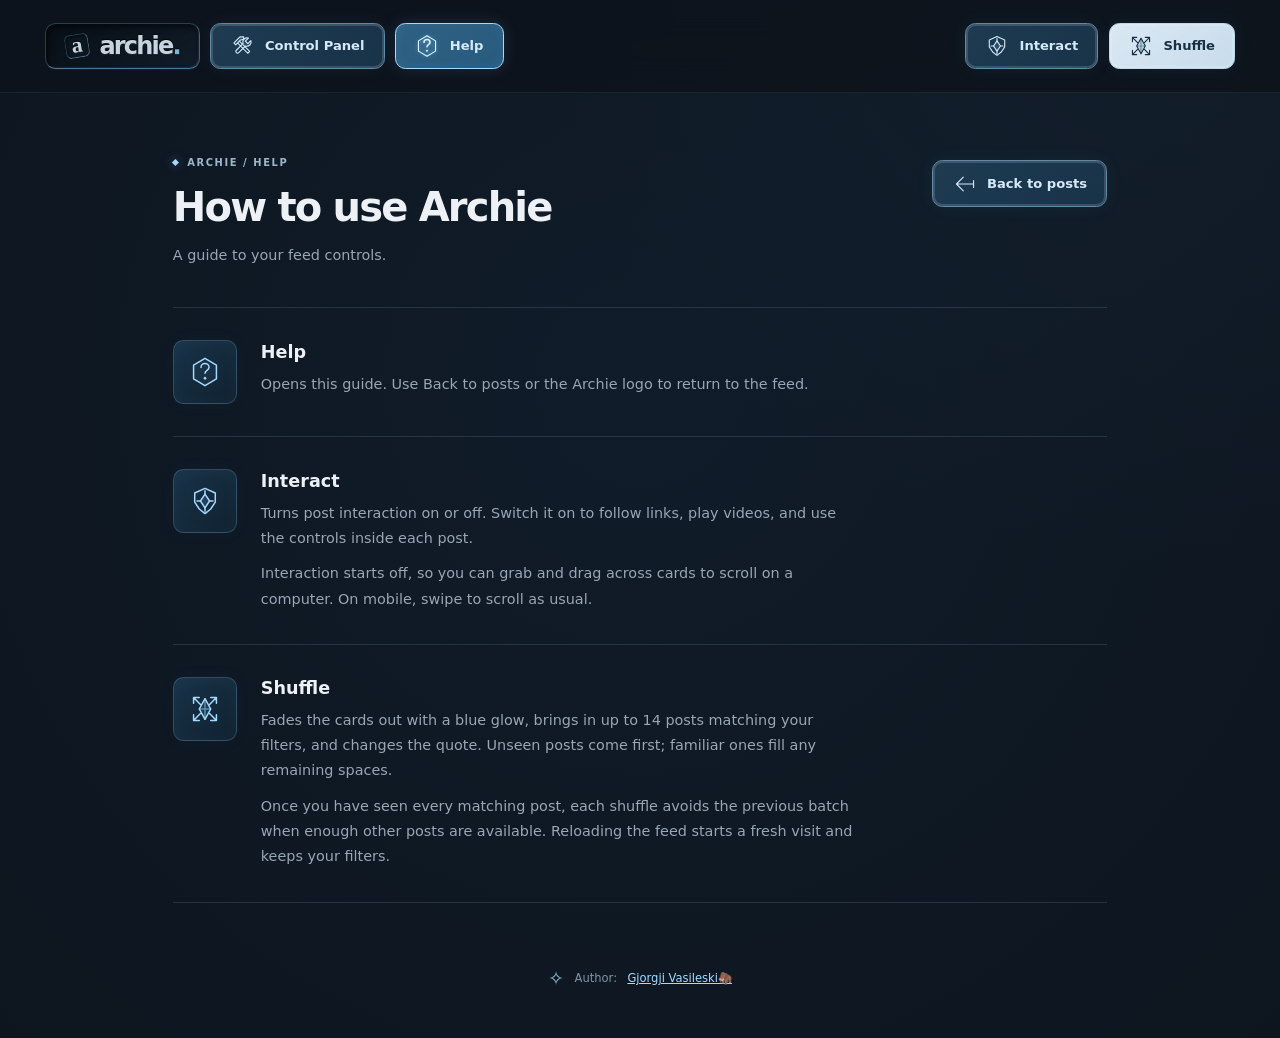
<file: Sites/help.html>
<!doctype html>
<html lang="en">
<head>
  <meta charset="utf-8">
  <meta name="viewport" content="width=device-width, initial-scale=1">
  <meta name="color-scheme" content="dark light">
  <meta name="theme-color" content="#0d141d">
  <meta name="description" content="A little guidance on Archie's Help, Interact, and Shuffle controls.">
  <title>Help — Archie</title>
  <link rel="canonical" href="https://aggregate.mk/Sites/help.html">
  <meta property="og:type" content="website">
  <meta property="og:site_name" content="Archie">
  <meta property="og:title" content="Help — Archie">
  <meta property="og:description" content="A little guidance on Archie's Help, Interact, and Shuffle controls.">
  <meta property="og:url" content="https://aggregate.mk/Sites/help.html">
  <meta property="og:image" content="https://aggregate.mk/Images/archie-preview.png">
  <meta property="og:image:type" content="image/png">
  <meta property="og:image:width" content="1200">
  <meta property="og:image:height" content="630">
  <meta property="og:image:alt" content="Archie — A different perspective. A screenshot of native social posts beside the Archie wordmark.">
  <meta name="twitter:card" content="summary_large_image">
  <meta name="twitter:title" content="Help — Archie">
  <meta name="twitter:description" content="A little guidance on Archie's Help, Interact, and Shuffle controls.">
  <meta name="twitter:image" content="https://aggregate.mk/Images/archie-preview.png">
  <meta name="twitter:image:alt" content="Archie — A different perspective. A screenshot of native social posts beside the Archie wordmark.">
  <link rel="icon" href="../Buttons/favicon.svg">
  <link rel="stylesheet" href="../styles.css?v=buttons-20261029">
  <link rel="stylesheet" href="../Buttons/buttons.css?v=tools-highlight-20261029">
  <script type="module" src="../Buttons/toolbar.js?v=tools-highlight-20261029"></script>
  <script type="module" src="../Buttons/help-buttons.js?v=buttons-20261029"></script>
</head>
<body>
  <a class="skip-link" href="#help-content">Skip to help</a>
  <header class="toolbar" id="toolbar">
    <div class="toolbar-inner">
      <nav class="toolbar-navigation" aria-label="Site navigation">
        <a class="control-button wordmark" href="../index.html" aria-label="Archie home" title="Archie home">
          <svg class="brand-mark" viewBox="0 0 28 28" aria-hidden="true"><use href="../Buttons/icons.svg#archie"/></svg>
          <span class="control-label">archie<span class="wordmark-dot">.</span></span>
        </a>
        <a class="control-button control-panel-button" href="ControlPanel.html" aria-label="Control Panel" title="Control Panel">
          <svg class="tools-icon" viewBox="0 0 28 28" fill="none" aria-hidden="true"><use class="tool-heads" href="../Buttons/icons.svg?v=tools-highlight-20261029#tools-heads"/><use href="../Buttons/icons.svg?v=tools-highlight-20261029#tools"/></svg>
          <span class="control-label">Control Panel</span>
        </a>
        <a class="control-button help-button" href="#help-help" aria-label="Help" aria-current="page" title="Help">
          <svg class="help-icon" viewBox="0 0 28 28" fill="none" aria-hidden="true"><use class="help-frame" href="../Buttons/icons.svg#help-frame"/><use class="help-question" href="../Buttons/icons.svg#help-question"/><use class="help-dot" href="../Buttons/icons.svg#help-dot"/></svg>
          <span class="control-label">Help</span>
        </a>
      </nav>
      <div class="toolbar-actions">
        <a class="control-button interaction-button" href="#help-interact" aria-label="About Interact" title="About Interact">
          <svg class="shield-icon" viewBox="0 0 28 28" fill="none" aria-hidden="true"><use class="shield-outline" href="../Buttons/icons.svg#shield-outline"/><use class="shield-core" href="../Buttons/icons.svg#shield-core"/><use href="../Buttons/icons.svg#shield-detail"/></svg>
          <span class="control-label">Interact</span>
        </a>
        <a class="control-button shuffle-button" href="#help-shuffle" aria-label="About Shuffle" title="About Shuffle">
          <svg class="warp-icon" viewBox="0 0 28 28" fill="none" aria-hidden="true"><use class="warp-orbit" href="../Buttons/icons.svg#warp-orbit"/><use class="warp-crystal" href="../Buttons/icons.svg#warp-crystal"/><use href="../Buttons/icons.svg#warp-detail"/></svg>
          <span class="control-label">Shuffle</span>
        </a>
      </div>
    </div>
  </header>

  <main class="help-page" id="help-content" tabindex="-1">
    <div class="help-heading">
      <div>
        <p class="eyebrow"><span aria-hidden="true"></span>Archie / Help</p>
        <h1>How to use Archie</h1>
        <p class="description">A guide to your feed controls.</p>
      </div>
      <a class="control-button back-button" href="../index.html" aria-label="Back to posts" title="Back to posts">
        <svg class="back-icon" viewBox="0 0 28 28" fill="none" aria-hidden="true"><use href="../Buttons/icons.svg#back-detail"/></svg>
        <span class="control-label">Back to posts</span>
      </a>
    </div>

    <ul class="help-list" aria-label="Feed controls">
      <li class="help-item" id="help-help">
        <span class="help-symbol" aria-hidden="true">
          <svg class="help-icon" viewBox="0 0 28 28" fill="none"><use class="help-frame" href="../Buttons/icons.svg#help-frame"/><use class="help-question" href="../Buttons/icons.svg#help-question"/><use class="help-dot" href="../Buttons/icons.svg#help-dot"/></svg>
        </span>
        <div>
          <h2>Help</h2>
          <p>Opens this guide. Use Back to posts or the Archie logo to return to the feed.</p>
        </div>
      </li>
      <li class="help-item" id="help-interact">
        <span class="help-symbol" aria-hidden="true">
          <svg class="shield-icon" viewBox="0 0 28 28" fill="none"><use class="shield-outline" href="../Buttons/icons.svg#shield-outline"/><use class="shield-core" href="../Buttons/icons.svg#shield-core"/><use href="../Buttons/icons.svg#shield-detail"/></svg>
        </span>
        <div>
          <h2>Interact</h2>
          <p>Turns post interaction on or off. Switch it on to follow links, play videos, and use the controls inside each post.</p>
          <p>Interaction starts off, so you can grab and drag across cards to scroll on a computer. On mobile, swipe to scroll as usual.</p>
        </div>
      </li>
      <li class="help-item" id="help-shuffle">
        <span class="help-symbol" aria-hidden="true">
          <svg class="warp-icon" viewBox="0 0 28 28" fill="none"><use class="warp-orbit" href="../Buttons/icons.svg#warp-orbit"/><use class="warp-crystal" href="../Buttons/icons.svg#warp-crystal"/><use href="../Buttons/icons.svg#warp-detail"/></svg>
        </span>
        <div>
          <h2>Shuffle</h2>
          <p>Fades the cards out with a blue glow, brings in up to 14 posts matching your filters, and changes the quote. Unseen posts come first; familiar ones fill any remaining spaces.</p>
          <p>Once you have seen every matching post, each shuffle avoids the previous batch when enough other posts are available. Reloading the feed starts a fresh visit and keeps your filters.</p>
        </div>
      </li>
    </ul>
    <footer class="site-footer"><span class="footer-spark" aria-hidden="true">✧</span> Author: <a rel="me noopener noreferrer" target="_blank" href="https://mastodon.social/@gjorgji_vasileski">Gjorgji Vasileski🦣</a></footer>
  </main>
</body>
</html>
</file>
<file: styles.css>
:root {
  color-scheme: dark;
  font-family: Inter, ui-sans-serif, system-ui, -apple-system, BlinkMacSystemFont, "Segoe UI", sans-serif;
  color: #edf1f5;
  background: #0d141d;
  --fade-duration: 425ms;
  --fade-easing: cubic-bezier(.4, 0, .2, 1);
  --card-radius: 12px;
  --card-gap: clamp(1rem, 1.7vw, 1.75rem);
  --page-gutter: clamp(1rem, 3.5vw, 4rem);
}

* { box-sizing: border-box; }
[hidden] { display: none !important; }
body {
  margin: 0;
  min-width: 280px;
  min-height: 100svh;
  background:
    radial-gradient(ellipse at 50% 24rem, #17354d40, transparent 65rem),
    radial-gradient(ellipse at 92% 0, #20344738, transparent 40rem);
}
a { color: #a6d9ff; }
a:focus-visible { outline: 2px solid #91d4ff; outline-offset: 5px; }
.sr-only, .skip-link:not(:focus) {
  position: absolute;
  width: 1px;
  height: 1px;
  padding: 0;
  margin: -1px;
  overflow: hidden;
  clip-path: inset(50%);
  white-space: nowrap;
}
.skip-link:focus { position: fixed; top: 1rem; left: 1rem; z-index: 20; padding: 1rem; background: #0d141d; }


.demo { max-width: 120rem; margin-inline: auto; padding: 0 var(--page-gutter) 2rem; }
.intro { padding-block: clamp(2.5rem, 5vw, 4.5rem) clamp(2rem, 4vw, 3.5rem); }
.eyebrow { display: flex; align-items: center; gap: .6rem; margin: 0 0 1rem; color: #9bb6cc; font-size: .62rem; font-weight: 600; letter-spacing: .16em; text-transform: uppercase; }
.eyebrow > span[aria-hidden="true"] { flex: 0 0 .3rem; width: .3rem; height: .3rem; background: #a6d9ff; box-shadow: 0 0 10px #72baff80; transform: rotate(45deg); }
#quote-author { min-width: 0; overflow-wrap: anywhere; }
.description { max-width: 75ch; margin: .9rem 0 0; color: #99a6b3; font-size: .9rem; line-height: 1.6; overflow-wrap: anywhere; }
.feed-message { margin: 0 0 2rem; color: #a9bac8; line-height: 1.7; }
.card-stage {
  --surface-opacity: 1;
  --frame-opacity: 0;
  display: grid;
  grid-template-columns: repeat(auto-fit, minmax(min(100%, 19rem), 1fr));
  align-items: start;
  gap: var(--card-gap);
  list-style: none;
  margin: 0;
  padding: 0;
  overflow-anchor: none;
  /* Progressive enhancement for browsers using the CSS-order fallback. */
  reading-flow: grid-rows;
}
.card-stage.is-masonry { position: relative; display: block; }
.card-stage.is-masonry > .post-card {
  position: absolute;
  top: var(--card-y, 0px);
  left: var(--card-x, 0px);
  width: var(--column-width);
  max-width: none;
}
.card-stage:focus { outline: none; }
.card-stage.is-faded { --surface-opacity: 0; --frame-opacity: 1; }
.post-card { min-width: 0; width: 100%; max-width: 550px; justify-self: center; }
.card-shell { position: relative; isolation: isolate; border-radius: var(--card-radius); }
/* Each light frame follows its native embed's actual height and width. */
.card-shell::before {
  content: "";
  position: absolute;
  z-index: 0;
  inset: 0;
  border: 1px solid #a6d9ffcc;
  border-radius: inherit;
  background: linear-gradient(145deg, #2f659519, #0d141d00 55%, #2f65950d);
  box-shadow: 0 0 8px #75bdff38, 0 0 28px #308deb26,
    inset 0 0 10px #6ebaff30, inset 0 0 42px #2079d62b;
  opacity: var(--frame-opacity);
  pointer-events: none;
  transition: opacity var(--fade-duration) var(--fade-easing);
}
.card-surface {
  position: relative;
  z-index: 1;
  border-radius: inherit;
  opacity: var(--surface-opacity);
  transition: opacity var(--fade-duration) var(--fade-easing);
}
.card-surface[inert] { pointer-events: none; user-select: none; }
@media (min-width: 701px) and (pointer: fine) {
  .demo { cursor: grab; }
  .card-stage[data-interactive="true"] .post-card { cursor: auto; }
  body.is-grabbing, body.is-grabbing * { cursor: grabbing !important; user-select: none !important; }
}
.embed-mount { width: 100%; min-width: 0; overflow: hidden; border-radius: var(--card-radius); color-scheme: light; }
.embed-mount iframe { display: block; width: 100%; border: 0; }
/* Some Mastodon servers use dark text on a transparent embed canvas. */
.post-card[data-network="mastodon"] .embed-mount { background-color: #fff; }
.embed-mount .twitter-tweet { width: 100% !important; max-width: 100% !important; margin: 0 !important; }
.post-card:not([data-state="ready"]) .embed-mount { position: absolute; inset: 0; opacity: 0; pointer-events: none; }
.post-card[data-state="ready"] .embed-placeholder { display: none; }
.embed-placeholder {
  display: flex;
  flex-direction: column;
  align-items: flex-start;
  justify-content: center;
  gap: 1rem;
  min-height: 20rem;
  padding: clamp(1.5rem, 3vw, 2.5rem);
  border: 1px solid #9abed329;
  border-radius: var(--card-radius);
  background: linear-gradient(145deg, #182a3a, #111d29);
}
.placeholder-network { color: #b4c9d9; font-size: .75rem; }
.placeholder-lines { width: 100%; height: 4rem; background: linear-gradient(#94b2c41a 0 0) 0 0 / 65% 7px no-repeat, linear-gradient(#94b2c412 0 0) 0 24px / 100% 7px no-repeat, linear-gradient(#94b2c412 0 0) 0 48px / 84% 7px no-repeat; }
.placeholder-message { margin: 0; color: #8da4b7; font-size: .8rem; line-height: 1.5; }
.original-link { font-size: .8rem; text-underline-offset: .25em; }
.post-card[data-state="unavailable"] .placeholder-lines { display: none; }
/* Threads doesn't consistently report a new height after a width change.
   A stable inner viewport keeps its native content and videos uncropped. */
.post-card[data-network="threads"] .embed-mount { height: calc(var(--embed-height, 400px) * var(--embed-scale, 1)); }
.post-card[data-network="threads"] iframe { width: 384px; height: var(--embed-height, 400px); transform: scale(var(--embed-scale, 1)); transform-origin: top left; }
.site-footer { display: flex; align-items: center; justify-content: center; gap: .65rem; margin-top: 3rem; padding-block: 1rem; color: #7f94a6; font-size: .72rem; text-align: center; }
.footer-spark { color: #8fbbdb; font-size: 1.2rem; }

.help-page { max-width: 64rem; margin-inline: auto; padding: 0 var(--page-gutter) 2rem; }
.help-heading { display: flex; align-items: flex-start; justify-content: space-between; gap: 2rem; padding-block: clamp(2.5rem, 5vw, 4.5rem) 2.5rem; }
.help-heading h1 { margin: 0; font-size: clamp(1.75rem, 4vw, 2.5rem); font-weight: 550; letter-spacing: -.045em; }
.help-list { padding: 0; margin: 0; list-style: none; }
.help-item { display: grid; grid-template-columns: 4rem minmax(0, 1fr); align-items: start; gap: 1.5rem; padding-block: 2rem; border-top: 1px solid #9abed329; scroll-margin-top: 7rem; }
.help-item:last-child { border-bottom: 1px solid #9abed329; }
.help-item h2 { margin: .1rem 0 .6rem; font-size: 1.1rem; font-weight: 600; }
.help-item p { max-width: 65ch; margin: 0; color: #99a6b3; font-size: .9rem; line-height: 1.75; }
.help-item p + p { margin-top: .65rem; }

.control-panel { max-width: 68rem; }
.filter-panel { padding: clamp(1.25rem, 3vw, 2rem); border: 1px solid #6288a344; border-radius: 1rem .3rem 1rem .3rem; background: linear-gradient(145deg, #18334866, #10212f55); }
.filter-panel h2 { margin: 0; font-size: 1.1rem; font-weight: 600; }
.filter-intro, .filter-status { color: #99a6b3; font-size: .85rem; line-height: 1.7; }
.filter-intro { margin: .6rem 0 2rem; }
.filter-group { min-width: 0; padding: 0; margin: 0; border: 0; }
.filter-group + .filter-group { margin-top: 2rem; }
.filter-group legend { margin-bottom: 1rem; padding: 0; color: #c9dcea; font-size: .8rem; font-weight: 600; }
.filter-legend-content { display: inline-flex; align-items: center; flex-wrap: wrap; gap: .75rem; }
.filter-status { min-height: 2.9em; margin: 2rem 0 0; padding-top: 1.25rem; border-top: 1px solid #9abed329; }

@media (max-width: 700px) {
  :root { --page-gutter: 1rem; --card-gap: 1.5rem; --fade-duration: 325ms; }
  .intro { max-width: 550px; margin-inline: auto; padding-block: 2.25rem 1.75rem; }
  .eyebrow { font-size: .56rem; }
  .description { font-size: .82rem; }
  .card-stage { grid-template-columns: minmax(0, 1fr); max-width: 550px; margin-inline: auto; }
  .site-footer { margin-top: 2rem; font-size: .65rem; }
  .help-heading { flex-direction: column; gap: 1.5rem; padding-block: 2.25rem 2rem; }
  .help-item { grid-template-columns: 3rem minmax(0, 1fr); gap: 1rem; padding-block: 1.5rem; scroll-margin-top: 5.5rem; }
  .help-item p { font-size: .85rem; }
}

@media (prefers-reduced-motion: reduce) {
  :root { --fade-duration: 0ms; }
  *, *::before, *::after { animation: none !important; transition: none !important; }
}
</file>
<file: Buttons/buttons.css>
/* Shared button appearance, toolbar spacing, icons, and animations. */
:root { --button-radius: .65rem; --button-gap: .65rem; }
button { font: inherit; }
.control-button:focus-visible, .filter-shortcut:focus-visible { outline: 2px solid #91d4ff; outline-offset: 5px; }

.toolbar {
  position: sticky;
  top: 0;
  z-index: 10;
  border-bottom: 1px solid #ffffff12;
  background: #0d141ded;
  backdrop-filter: blur(18px);
}
.toolbar-inner {
  display: flex;
  align-items: center;
  justify-content: space-between;
  gap: var(--button-gap);
  min-height: 5.75rem;
  max-width: 120rem;
  margin-inline: auto;
  padding: .9rem var(--page-gutter);
}
.toolbar-navigation { margin-right: auto; }
.toolbar-navigation, .toolbar-actions { display: flex; flex-shrink: 0; align-items: center; gap: var(--button-gap); }
.control-button {
  display: inline-flex;
  align-items: center;
  justify-content: center;
  flex: 0 0 auto;
  gap: .65rem;
  min-height: 2.9rem;
  padding: .65rem 1.2rem;
  border: 1px solid #bbd8ed;
  border-radius: var(--button-radius);
  background-color: #c8dcec;
  background-image: linear-gradient(140deg, #ffffff55, transparent);
  color: #183044;
  font-size: .82rem;
  font-weight: 650;
  line-height: 1.3;
  text-decoration: none;
  cursor: pointer;
  -webkit-tap-highlight-color: transparent;
  box-shadow: 0 0 18px #69b8fa12, inset 0 0 0 2px #ffffff25;
  transition: box-shadow 180ms ease, background-color 180ms ease, border-color 180ms ease;
}
.control-button:active:not(:disabled):not([aria-disabled="true"]) { background-color: #accce3; }
.control-button:disabled { cursor: default; opacity: .55; }
.control-button[aria-disabled="true"] { cursor: progress; }
.interaction-button, .help-button, .back-button, .control-panel-button, .filter-button { color: #d4e9fa; background-color: #183348; background-image: linear-gradient(140deg, #96cfff0d, transparent); border-color: #6288a3; }
.interaction-button[aria-pressed="true"], .help-button[aria-current="page"], .control-panel-button[aria-current="page"], .filter-button[aria-pressed="true"] { background-color: #285b7d; border-color: #a6d9ff; box-shadow: 0 0 16px #66baff26, inset 0 0 12px #91d4ff15; }
:is(.interaction-button, .help-button, .back-button, .control-panel-button, .filter-button):active:not(:disabled):not([aria-disabled="true"]) { background-color: #326b8f; }
@media (hover: hover) and (pointer: fine) {
  .control-button:hover:not(:disabled):not([aria-disabled="true"]) { background-color: #e0f1fe; border-color: #d4edff; box-shadow: 0 0 24px #66baff38, inset 0 0 10px #91d4ff55; }
  :is(.interaction-button, .help-button, .back-button, .control-panel-button, .filter-button):hover:not(:disabled):not([aria-disabled="true"]) { background-color: #285575; }
}
.warp-icon, .shield-icon, .help-icon, .back-icon, .tools-icon, .filter-icon { flex-shrink: 0; width: 1.5rem; height: 1.5rem; stroke: currentColor; stroke-width: 1.3; stroke-linecap: round; stroke-linejoin: round; }
/* The logo shares the button box and spacing, with an inset surface. */
.control-button.wordmark {
  color: #c6d4df;
  border-color: #263e50 #456176 #52728b #263e50;
  background-color: #09111a;
  background-image: linear-gradient(145deg, #00000026, #101c28);
  box-shadow: inset 2px 3px 6px #0009, inset -1px -1px 1px #91b6d026, 0 1px 0 #badfff0d;
  text-shadow: 0 -1px 1px #000c, 0 1px 0 #d7efff12;
}
.wordmark .control-label { font-size: 1.5rem; line-height: 1; letter-spacing: -.075em; }
.wordmark-dot { color: #80b2d4; }
.brand-mark { flex-shrink: 0; width: 1.5rem; height: 1.5rem; border: 1px solid; border-color: #263e50 #456176 #52728b #263e50; border-radius: .35rem; background: #0c1722; box-shadow: inset 1px 2px 3px #0008; transform: rotate(-9deg); }
.control-button.wordmark:active:not(:disabled):not([aria-disabled="true"]) { background-color: #060d14; box-shadow: inset 3px 4px 8px #000c, inset -1px -1px 1px #91b6d026; }
@media (hover: hover) and (pointer: fine) {
  .control-button.wordmark:hover:not(:disabled):not([aria-disabled="true"]) { color: #e0f4ff; background-color: #112332; border-color: #6288a3; box-shadow: inset 2px 3px 6px #0009, inset -1px -1px 1px #91b6d040, 0 0 12px #69b8fa12; }
}
.tool-heads { stroke: none; }
.filter-button[aria-pressed="false"] { color: #8da4b7; background-color: #10212f; border-color: #405a70; box-shadow: none; }
.filter-button[aria-pressed="true"] .filter-icon { filter: drop-shadow(0 0 3px #91d4ff66); }
.help-frame { fill: #8bcfff0d; }
.help-dot { fill: currentColor; stroke: none; }
.help-button[aria-current="page"] .help-question { stroke-width: 1.8; }
.help-button[aria-current="page"] .help-icon {
  color: #e0f4ff;
  filter: drop-shadow(0 0 2px #91d4ff66);
  animation: help-beacon 2.4s ease-in-out infinite;
}
@keyframes help-beacon {
  0%, 100% { filter: drop-shadow(0 0 2px #91d4ff66); }
  50% { filter: drop-shadow(0 0 6px #91d4ffcc); }
}
.warp-crystal { fill: #4b9cc329; }
.shield-core, .tool-heads { fill: #8bcfff25; }
.interaction-button[aria-pressed="true"] .shield-core,
.control-panel-button[aria-current="page"] .tool-heads { fill: #a6d9ff99; }
.shuffle-button[aria-disabled="true"] .warp-icon { animation: warp-turn .9s ease-in-out infinite; }
@keyframes warp-turn { to { transform: rotate(180deg); } }

.help-symbol { position: relative; isolation: isolate; display: grid; place-items: center; width: 4rem; height: 4rem; color: #a6d9ff; border: 1px solid #6288a366; border-radius: var(--button-radius); background: linear-gradient(140deg, #183348, #10212f); box-shadow: inset 0 0 18px #91d4ff0a, 0 0 18px #69b8fa0a; }
.help-symbol svg { width: 2rem; height: 2rem; }
/* Fade only the blue overlay; the icon underneath stays fully visible. */
.help-symbol::after {
  content: "";
  position: absolute;
  z-index: 1;
  inset: -1px;
  border: 1px solid #a6d9ff;
  border-radius: inherit;
  background: linear-gradient(145deg, #91d4ff38, #2f659508 60%, #91d4ff1a);
  box-shadow: 0 0 8px #75bdff70, 0 0 24px #308deb65, inset 0 0 12px #91d4ff55;
  opacity: 0;
  pointer-events: none;
}
.help-symbol.is-pulsing::after { animation: help-highlight 360ms var(--fade-easing); }
@keyframes help-highlight {
  0%, 100% { opacity: 0; }
  25% { opacity: 1; }
}
.help-heading .back-button { margin-top: .2rem; }
.help-item:target .help-symbol { border-color: #a6d9ff; box-shadow: 0 0 18px #69b8fa25; }
.filter-shortcuts { display: inline-flex; align-items: center; gap: .35rem; }
.filter-shortcut { min-width: 2.75rem; min-height: 2.75rem; padding: .25rem; border: 0; border-radius: var(--button-radius); background: none; color: #a6d9ff; font: inherit; font-weight: 400; text-decoration: underline; text-underline-offset: .2em; cursor: pointer; }
.filter-shortcut:hover:not(:disabled), .filter-shortcut:focus-visible { color: #e0f4ff; text-shadow: 0 0 8px #91d4ff80; }
.filter-shortcut:disabled { opacity: .55; cursor: default; }
.filter-options { display: flex; flex-wrap: wrap; gap: .75rem; }
.filter-button { justify-content: flex-start; min-width: 9rem; }
.category-options { display: grid; grid-template-columns: repeat(4, minmax(0, 1fr)); }
.category-options .filter-button { min-width: 0; }
.category-options .control-label { min-width: 0; overflow-wrap: anywhere; }

@media (min-width: 701px) and (max-width: 900px) {
  .toolbar .control-label { display: none; }
  .toolbar .control-button { padding-inline: .75rem; }
}

@media (max-width: 700px) {
  :root { --button-gap: .4rem; }
  .toolbar { transition: transform 220ms ease; }
  .toolbar.is-hidden:not(:has(:focus-visible)) { transform: translateY(-105%); }
  .toolbar-inner { min-height: 4.5rem; }
  .control-button { min-width: 2.75rem; min-height: 2.75rem; padding: .6rem; }
  .control-button .control-label { display: none; }
  .filter-button { justify-content: center; min-width: 3.25rem; min-height: 3.25rem; }
  .category-options { gap: .5rem; }
  .help-symbol { width: 3rem; height: 3rem; }
  .help-symbol svg { width: 1.75rem; height: 1.75rem; }
}

@media (max-width: 319px) {
  .toolbar-inner { flex-wrap: wrap; }
  .toolbar-actions { margin-left: auto; }
}
</file>
